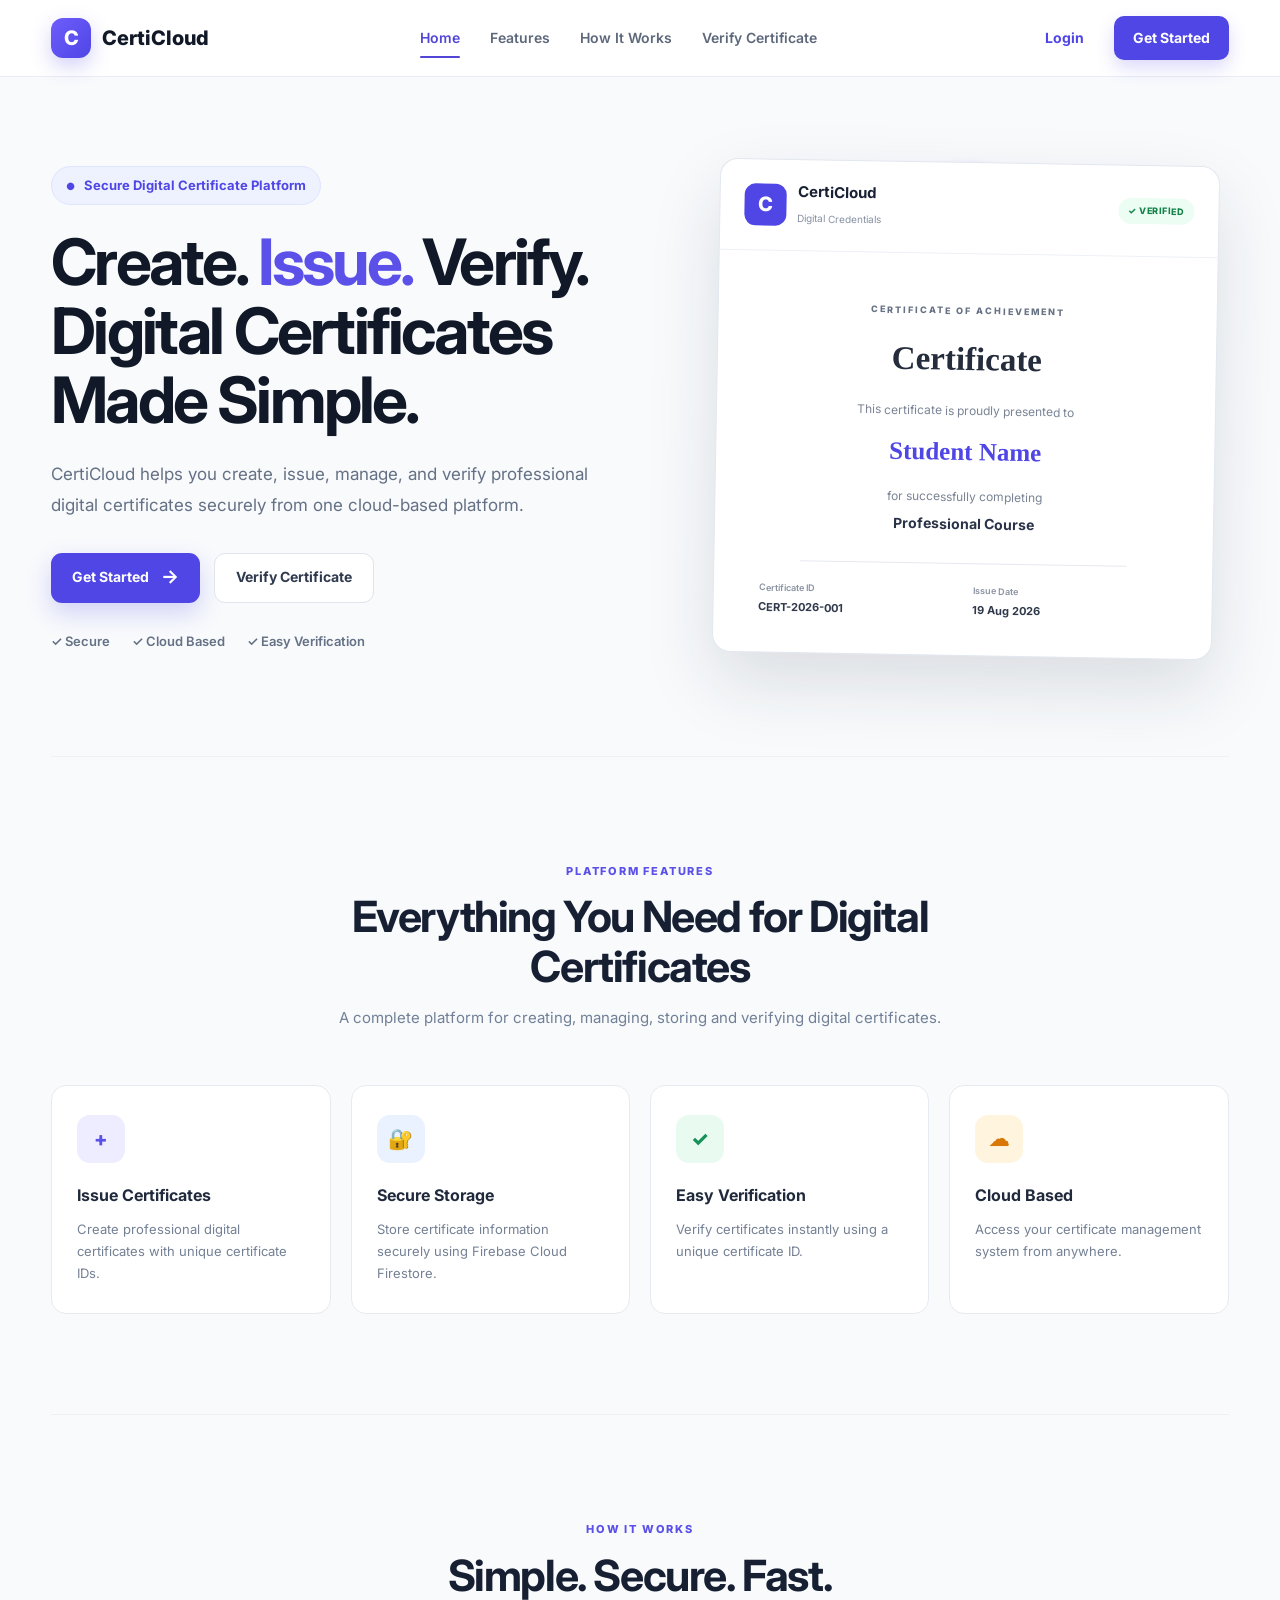
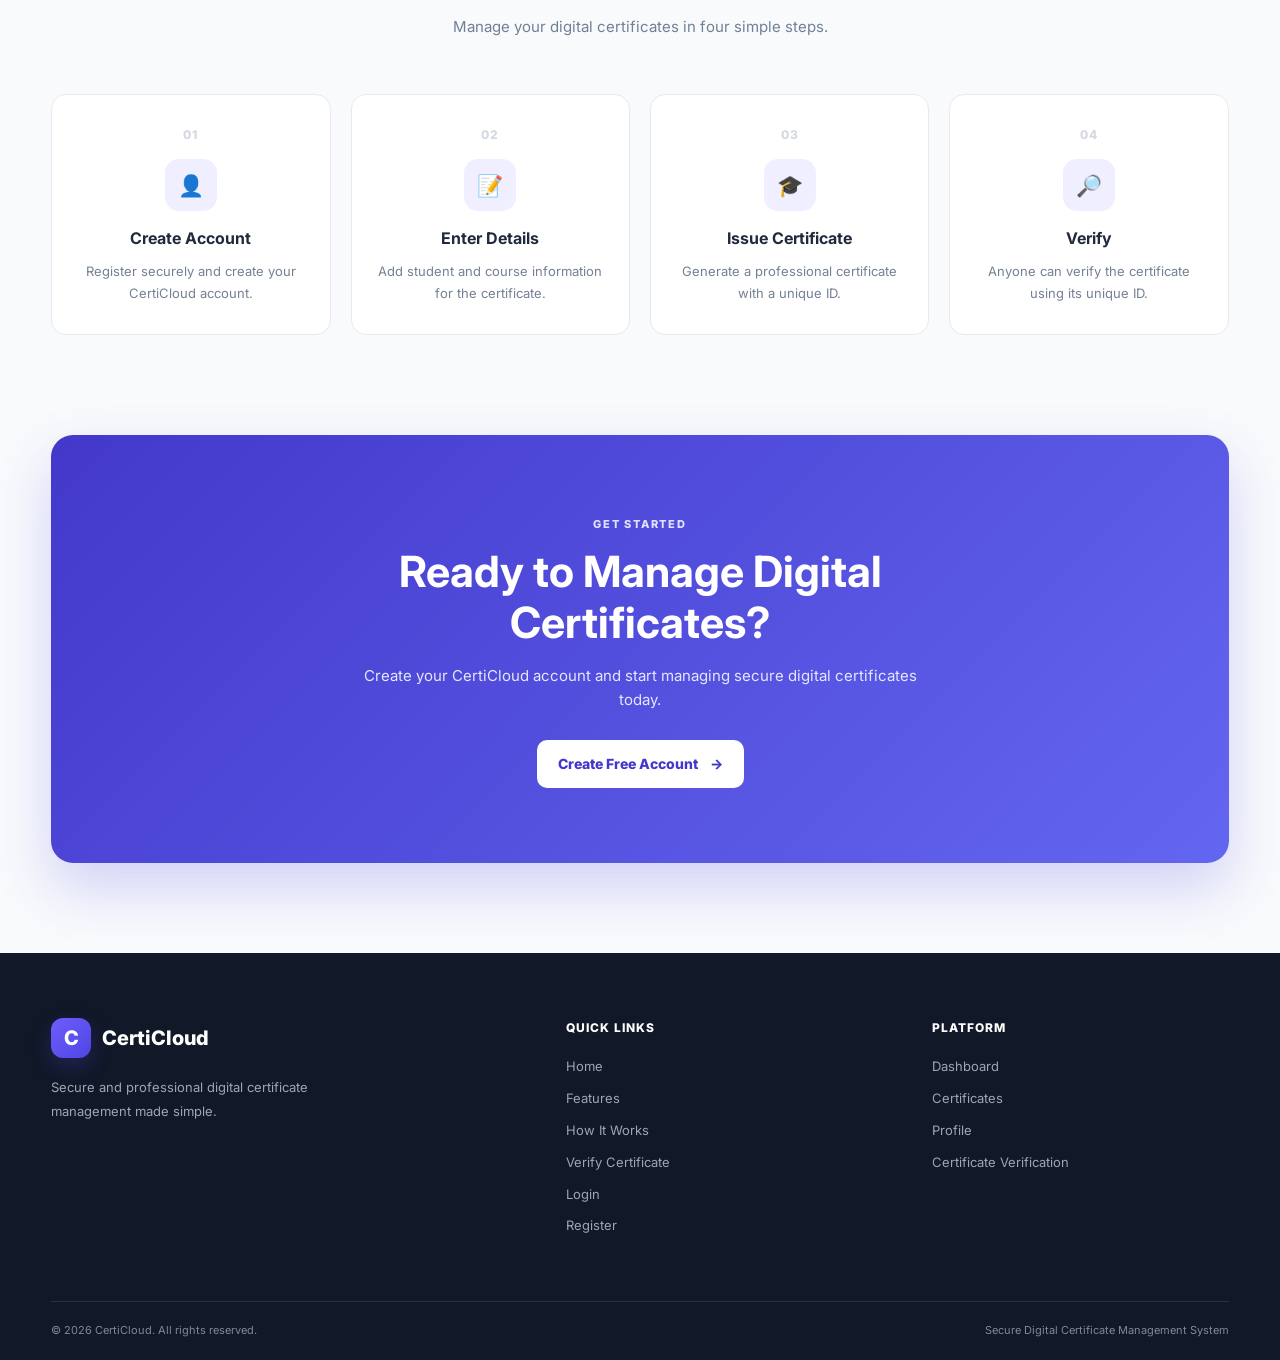
<file: index.html>
<!DOCTYPE html>
<html lang="en">

<head>
    <meta charset="UTF-8">
    <meta name="viewport" content="width=device-width, initial-scale=1.0">

    <meta name="description"
          content="CertiCloud - Secure Digital Certificate Management and Verification System">

    <title>CertiCloud | Digital Certificate Management</title>

    <!-- Google Font -->
    <link rel="preconnect" href="https://fonts.googleapis.com">
    <link rel="preconnect" href="https://fonts.gstatic.com" crossorigin>

    <link
        href="https://fonts.googleapis.com/css2?family=Inter:wght@400;500;600;700;800&display=swap"
        rel="stylesheet">

    <style>

        /* ==================================================
           RESET
        ================================================== */

        * {
            margin: 0;
            padding: 0;
            box-sizing: border-box;
        }

        html {
            scroll-behavior: smooth;
        }

        body {
            font-family: "Inter", sans-serif;
            background: #f8fafc;
            color: #172033;
            line-height: 1.6;
        }

        a {
            text-decoration: none;
            color: inherit;
        }

        button,
        input,
        textarea {
            font-family: inherit;
        }


        /* ==================================================
           HEADER
        ================================================== */

        .main-header {
            position: sticky;
            top: 0;
            z-index: 1000;
            background: rgba(255,255,255,0.94);
            border-bottom: 1px solid #e8edf5;
        }

        .main-nav {
            width: min(1180px, 92%);
            margin: auto;
            min-height: 76px;

            display: flex;
            align-items: center;
            justify-content: space-between;
            gap: 25px;
        }

        .brand {
            display: flex;
            align-items: center;
            gap: 11px;
            font-weight: 800;
            font-size: 20px;
            color: #111827;
            white-space: nowrap;
        }

        .brand-logo {
            width: 40px;
            height: 40px;
            border-radius: 12px;

            display: grid;
            place-items: center;

            background: linear-gradient(
                135deg,
                #6d5dfc,
                #4f46e5
            );

            color: white;
            font-size: 20px;
            font-weight: 800;

            box-shadow:
                0 8px 20px rgba(79,70,229,0.25);
        }

        .nav-links {
            display: flex;
            align-items: center;
            gap: 30px;
        }

        .nav-links a {
            position: relative;
            color: #5d687b;
            font-size: 14px;
            font-weight: 600;
            transition: 0.25s;
        }

        .nav-links a:hover,
        .nav-links a.active {
            color: #5146d8;
        }

        .nav-links a.active::after {
            content: "";
            position: absolute;
            left: 0;
            right: 0;
            bottom: -9px;
            height: 2px;
            border-radius: 10px;
            background: #5146d8;
        }

        .nav-actions {
            display: flex;
            align-items: center;
            gap: 12px;
        }

        .nav-login {
            padding: 10px 18px;
            color: #4f46e5;
            font-weight: 700;
            font-size: 14px;
        }

        .nav-register {
            padding: 11px 19px;
            border-radius: 10px;
            background: #4f46e5;
            color: white;
            font-weight: 700;
            font-size: 14px;

            box-shadow:
                0 8px 18px rgba(79,70,229,0.2);

            transition: 0.25s;
        }

        .nav-register:hover {
            transform: translateY(-2px);
            background: #4338ca;
        }


        /* ==================================================
           HERO
        ================================================== */

        .hero-section {
            width: min(1180px, 92%);
            margin: auto;

            min-height: 650px;

            display: grid;
            grid-template-columns: 1.05fr 0.95fr;
            align-items: center;
            gap: 70px;

            padding: 85px 0 100px;
        }

        .hero-content {
            max-width: 620px;
        }

        .hero-badge {
            display: inline-flex;
            align-items: center;
            gap: 9px;

            padding: 8px 14px;
            border-radius: 30px;

            background: #eef2ff;
            border: 1px solid #dfe4ff;

            color: #4f46e5;

            font-size: 13px;
            font-weight: 700;

            margin-bottom: 22px;
        }

        .hero-badge span {
            font-size: 10px;
        }

        .hero-content h1 {
            font-size: clamp(42px, 5vw, 67px);
            line-height: 1.08;
            letter-spacing: -2.8px;
            color: #111827;
            margin-bottom: 25px;
        }

        .hero-content h1 span {
            color: #5b50e8;
        }

        .hero-content > p {
            max-width: 570px;
            color: #647084;
            font-size: 17px;
            line-height: 1.8;
            margin-bottom: 32px;
        }

        .hero-buttons {
            display: flex;
            align-items: center;
            gap: 14px;
            flex-wrap: wrap;
        }

        .primary-button,
        .secondary-button {
            min-height: 50px;
            padding: 0 21px;
            border-radius: 11px;

            display: inline-flex;
            align-items: center;
            justify-content: center;
            gap: 12px;

            font-weight: 700;
            font-size: 14px;

            transition: 0.25s;
        }

        .primary-button {
            color: white;
            background: #4f46e5;
            box-shadow: 0 10px 25px rgba(79,70,229,0.22);
        }

        .primary-button:hover {
            transform: translateY(-2px);
            background: #4338ca;
        }

        .primary-button span {
            font-size: 19px;
        }

        .secondary-button {
            background: white;
            color: #303a4e;
            border: 1px solid #dfe4ed;
        }

        .secondary-button:hover {
            border-color: #bfc7d8;
            transform: translateY(-2px);
        }

        .hero-trust {
            display: flex;
            flex-wrap: wrap;
            gap: 22px;
            margin-top: 28px;
        }

        .hero-trust span {
            color: #657185;
            font-size: 13px;
            font-weight: 600;
        }


        /* ==================================================
           CERTIFICATE PREVIEW
        ================================================== */

        .hero-visual {
            display: flex;
            justify-content: center;
            position: relative;
        }

        .hero-visual::before {
            content: "";
            position: absolute;

            width: 380px;
            height: 380px;

            background: #e8e7ff;
            border-radius: 50%;

            filter: blur(2px);
            opacity: 0.8;
        }

        .certificate-preview {
            position: relative;
            z-index: 1;

            width: min(500px, 100%);

            background: white;

            border: 1px solid #e3e7ef;
            border-radius: 18px;

            box-shadow:
                0 30px 70px rgba(31,41,55,0.13);

            overflow: hidden;

            transform: rotate(1deg);
            transition: 0.35s;
        }

        .certificate-preview:hover {
            transform: rotate(0deg) translateY(-5px);
        }

        .certificate-top {
            min-height: 82px;

            padding: 20px 24px;

            display: flex;
            align-items: center;
            justify-content: space-between;

            border-bottom: 1px solid #edf0f5;
        }

        .certificate-brand {
            display: flex;
            align-items: center;
            gap: 11px;
        }

        .certificate-logo {
            width: 42px;
            height: 42px;

            border-radius: 11px;

            display: grid;
            place-items: center;

            color: white;
            background: #4f46e5;

            font-size: 20px;
            font-weight: 800;
        }

        .certificate-brand strong {
            display: block;
            color: #182033;
            font-size: 15px;
        }

        .certificate-brand small {
            color: #8791a3;
            font-size: 10px;
        }

        .certificate-status {
            padding: 6px 10px;
            border-radius: 20px;

            background: #ecfdf3;
            color: #16834b;

            font-size: 9px;
            font-weight: 800;
            letter-spacing: 0.5px;
        }

        .certificate-body {
            padding: 42px 45px 35px;
            text-align: center;
        }

        .certificate-small {
            color: #687286;
            font-size: 9px;
            font-weight: 800;
            letter-spacing: 2px;
        }

        .certificate-body h2 {
            margin-top: 12px;
            color: #252d3d;
            font-family: Georgia, serif;
            font-size: 33px;
        }

        .certificate-body p {
            color: #7a8495;
            font-size: 12px;
            margin-top: 15px;
        }

        .certificate-body h3 {
            margin-top: 12px;
            color: #4f46e5;
            font-family: Georgia, serif;
            font-size: 25px;
        }

        .course-name {
            display: block;
            margin-top: 7px;
            color: #293247;
            font-size: 14px;
        }

        .certificate-line {
            width: 80%;
            height: 1px;
            margin: 27px auto 20px;
            background: #e5e8ee;
        }

        .certificate-details {
            display: grid;
            grid-template-columns: 1fr 1fr;
            gap: 20px;
            text-align: left;
        }

        .certificate-details div {
            display: flex;
            flex-direction: column;
            gap: 4px;
        }

        .certificate-details small {
            color: #8a93a3;
            font-size: 9px;
            font-weight: 600;
        }

        .certificate-details strong {
            color: #30394b;
            font-size: 11px;
        }


        /* ==================================================
           SECTIONS
        ================================================== */

        .features-section,
        .how-section {
            width: min(1180px, 92%);
            margin: auto;
            padding: 100px 0;
        }

        .features-section {
            border-top: 1px solid #edf0f5;
        }

        .section-heading {
            max-width: 680px;
            margin: 0 auto 55px;
            text-align: center;
        }

        .section-label {
            color: #5b50e8;
            font-size: 11px;
            font-weight: 800;
            letter-spacing: 1.8px;
        }

        .section-heading h2 {
            margin-top: 10px;
            color: #172033;
            font-size: clamp(30px, 4vw, 43px);
            line-height: 1.15;
            letter-spacing: -1.4px;
        }

        .section-heading p {
            margin-top: 15px;
            color: #718096;
            font-size: 15px;
        }


        /* ==================================================
           FEATURES
        ================================================== */

        .features-grid {
            display: grid;
            grid-template-columns: repeat(4, 1fr);
            gap: 20px;
        }

        .feature-card {
            padding: 29px 25px;

            background: white;
            border: 1px solid #e6eaf1;
            border-radius: 15px;

            transition: 0.25s;
        }

        .feature-card:hover {
            transform: translateY(-5px);

            box-shadow:
                0 18px 40px rgba(30,41,59,0.08);
        }

        .feature-icon {
            width: 48px;
            height: 48px;

            border-radius: 13px;

            display: grid;
            place-items: center;

            margin-bottom: 20px;

            font-size: 20px;
            font-weight: 800;
        }

        .feature-icon.purple {
            color: #5b50e8;
            background: #eeedff;
        }

        .feature-icon.blue {
            color: #2563eb;
            background: #eaf2ff;
        }

        .feature-icon.green {
            color: #15915a;
            background: #e9faf1;
        }

        .feature-icon.orange {
            color: #d97706;
            background: #fff5df;
        }

        .feature-card h3 {
            color: #202a3c;
            font-size: 16px;
            margin-bottom: 9px;
        }

        .feature-card p {
            color: #748094;
            font-size: 13px;
            line-height: 1.7;
        }


        /* ==================================================
           HOW IT WORKS
        ================================================== */

        .how-section {
            border-top: 1px solid #edf0f5;
        }

        .steps-grid {
            display: grid;
            grid-template-columns: repeat(4, 1fr);
            gap: 20px;
        }

        .step-card {
            position: relative;

            padding: 30px 25px;

            background: white;
            border: 1px solid #e6eaf1;
            border-radius: 15px;

            text-align: center;
        }

        .step-number {
            color: #d4d8e2;
            font-size: 12px;
            font-weight: 800;
            letter-spacing: 1px;
        }

        .step-icon {
            width: 52px;
            height: 52px;

            margin: 15px auto;

            border-radius: 14px;

            display: grid;
            place-items: center;

            background: #f0efff;

            font-size: 21px;
        }

        .step-card h3 {
            color: #202a3c;
            font-size: 16px;
            margin-bottom: 8px;
        }

        .step-card p {
            color: #748094;
            font-size: 13px;
            line-height: 1.7;
        }


        /* ==================================================
           CTA
        ================================================== */

        .cta-section {
            width: min(1180px, 92%);
            margin: 0 auto 90px;

            border-radius: 22px;

            background:
                linear-gradient(
                    135deg,
                    #4338ca,
                    #6366f1
                );

            padding: 75px 25px;

            text-align: center;

            box-shadow:
                0 25px 55px rgba(79,70,229,0.22);
        }

        .cta-section .section-label {
            color: #dfe2ff;
        }

        .cta-content h2 {
            max-width: 650px;
            margin: 10px auto;

            color: white;

            font-size: clamp(30px, 4vw, 43px);
            line-height: 1.2;
        }

        .cta-content p {
            max-width: 580px;
            margin: 15px auto 28px;

            color: #e4e7ff;
            font-size: 15px;
        }

        .cta-button {
            display: inline-flex;
            align-items: center;
            gap: 12px;

            padding: 13px 21px;

            border-radius: 10px;

            background: white;
            color: #4338ca;

            font-size: 14px;
            font-weight: 800;

            transition: 0.25s;
        }

        .cta-button:hover {
            transform: translateY(-2px);
        }


        /* ==================================================
           FOOTER
        ================================================== */

        .main-footer {
            background: #111827;
            color: white;
        }

        .footer-container {
            width: min(1180px, 92%);
            margin: auto;

            padding: 65px 0;

            display: grid;
            grid-template-columns: 1.5fr 1fr 1fr;
            gap: 70px;
        }

        .footer-brand .brand {
            color: white;
        }

        .footer-brand p {
            max-width: 340px;
            margin-top: 18px;

            color: #9ca6b7;
            font-size: 13px;
            line-height: 1.8;
        }

        .footer-links {
            display: flex;
            flex-direction: column;
            gap: 11px;
        }

        .footer-title {
            margin-bottom: 8px;

            color: white;

            font-size: 12px;
            font-weight: 800;
            text-transform: uppercase;
            letter-spacing: 1px;
        }

        .footer-links a {
            color: #9ca6b7;
            font-size: 13px;
            transition: 0.2s;
        }

        .footer-links a:hover {
            color: white;
            transform: translateX(2px);
        }

        .footer-bottom {
            width: min(1180px, 92%);
            margin: auto;

            padding: 20px 0;

            border-top: 1px solid #273143;

            display: flex;
            justify-content: space-between;
            gap: 20px;

            color: #7f899a;
            font-size: 11px;
        }


        /* ==================================================
           RESPONSIVE
        ================================================== */

        @media (max-width: 1000px) {

            .nav-links {
                display: none;
            }

            .hero-section {
                grid-template-columns: 1fr;
                text-align: center;
                padding-top: 65px;
            }

            .hero-content {
                margin: auto;
            }

            .hero-buttons,
            .hero-trust {
                justify-content: center;
            }

            .hero-visual {
                max-width: 600px;
                width: 100%;
                margin: auto;
            }

            .features-grid,
            .steps-grid {
                grid-template-columns: repeat(2, 1fr);
            }

        }


        @media (max-width: 650px) {

            .main-nav {
                min-height: 68px;
            }

            .nav-login {
                display: none;
            }

            .nav-register {
                padding: 9px 13px;
                font-size: 12px;
            }

            .brand-name {
                font-size: 17px;
            }

            .brand-logo {
                width: 35px;
                height: 35px;
            }

            .hero-section {
                padding: 55px 0 75px;
                gap: 45px;
            }

            .hero-content h1 {
                font-size: 40px;
                letter-spacing: -1.8px;
            }

            .hero-content > p {
                font-size: 15px;
            }

            .hero-trust {
                gap: 12px;
            }

            .certificate-body {
                padding: 32px 20px;
            }

            .certificate-top {
                padding: 16px;
            }

            .certificate-details {
                gap: 10px;
            }

            .features-grid,
            .steps-grid {
                grid-template-columns: 1fr;
            }

            .features-section,
            .how-section {
                padding: 75px 0;
            }

            .cta-section {
                padding: 55px 20px;
                margin-bottom: 60px;
            }

            .footer-container {
                grid-template-columns: 1fr;
                gap: 35px;
                padding: 50px 0;
            }

            .footer-bottom {
                flex-direction: column;
                text-align: center;
            }

        }

    </style>

</head>


<body>


<!-- ==================================================
     HEADER
================================================== -->

<header class="main-header">

    <nav class="main-nav">

        <a href="index.html" class="brand">

            <span class="brand-logo">C</span>

            <span class="brand-name">
                CertiCloud
            </span>

        </a>


        <div class="nav-links">

            <a href="#home" class="active">
                Home
            </a>

            <a href="#features">
                Features
            </a>

            <a href="#how-it-works">
                How It Works
            </a>

            <a href="verify.html">
                Verify Certificate
            </a>

        </div>


        <div class="nav-actions">

            <a href="login.html" class="nav-login">
                Login
            </a>

            <a href="register.html" class="nav-register">
                Get Started
            </a>

        </div>

    </nav>

</header>



<!-- ==================================================
     MAIN
================================================== -->

<main>


<!-- ==================================================
     HERO
================================================== -->

<section id="home" class="hero-section">

    <div class="hero-content">

        <div class="hero-badge">
            <span>●</span>
            Secure Digital Certificate Platform
        </div>


        <h1>
            Create.
            <span>Issue.</span>
            Verify.
            <br>
            Digital Certificates
            <br>
            Made Simple.
        </h1>


        <p>
            CertiCloud helps you create, issue, manage,
            and verify professional digital certificates
            securely from one cloud-based platform.
        </p>


        <div class="hero-buttons">

            <a href="register.html" class="primary-button">
                Get Started
                <span>→</span>
            </a>

            <a href="verify.html" class="secondary-button">
                Verify Certificate
            </a>

        </div>


        <div class="hero-trust">

            <span>✓ Secure</span>
            <span>✓ Cloud Based</span>
            <span>✓ Easy Verification</span>

        </div>

    </div>



    <!-- CERTIFICATE -->

    <div class="hero-visual">

        <div class="certificate-preview">

            <div class="certificate-top">

                <div class="certificate-brand">

                    <span class="certificate-logo">
                        C
                    </span>

                    <div>

                        <strong>
                            CertiCloud
                        </strong>

                        <small>
                            Digital Credentials
                        </small>

                    </div>

                </div>


                <span class="certificate-status">
                    ✓ VERIFIED
                </span>

            </div>


            <div class="certificate-body">

                <span class="certificate-small">
                    CERTIFICATE OF ACHIEVEMENT
                </span>


                <h2>
                    Certificate
                </h2>


                <p>
                    This certificate is proudly presented to
                </p>


                <h3>
                    Student Name
                </h3>


                <p>
                    for successfully completing
                </p>


                <strong class="course-name">
                    Professional Course
                </strong>


                <div class="certificate-line"></div>


                <div class="certificate-details">

                    <div>

                        <small>
                            Certificate ID
                        </small>

                        <strong>
                            CERT-2026-001
                        </strong>

                    </div>


                    <div>

                        <small>
                            Issue Date
                        </small>

                        <strong>
                            19 Aug 2026
                        </strong>

                    </div>

                </div>

            </div>

        </div>

    </div>

</section>



<!-- ==================================================
     FEATURES
================================================== -->

<section id="features" class="features-section">

    <div class="section-heading">

        <span class="section-label">
            PLATFORM FEATURES
        </span>

        <h2>
            Everything You Need
            for Digital Certificates
        </h2>

        <p>
            A complete platform for creating,
            managing, storing and verifying
            digital certificates.
        </p>

    </div>


    <div class="features-grid">


        <div class="feature-card">

            <div class="feature-icon purple">
                +
            </div>

            <h3>
                Issue Certificates
            </h3>

            <p>
                Create professional digital certificates
                with unique certificate IDs.
            </p>

        </div>


        <div class="feature-card">

            <div class="feature-icon blue">
                🔐
            </div>

            <h3>
                Secure Storage
            </h3>

            <p>
                Store certificate information securely
                using Firebase Cloud Firestore.
            </p>

        </div>


        <div class="feature-card">

            <div class="feature-icon green">
                ✓
            </div>

            <h3>
                Easy Verification
            </h3>

            <p>
                Verify certificates instantly using
                a unique certificate ID.
            </p>

        </div>


        <div class="feature-card">

            <div class="feature-icon orange">
                ☁
            </div>

            <h3>
                Cloud Based
            </h3>

            <p>
                Access your certificate management
                system from anywhere.
            </p>

        </div>

    </div>

</section>



<!-- ==================================================
     HOW IT WORKS
================================================== -->

<section id="how-it-works" class="how-section">

    <div class="section-heading">

        <span class="section-label">
            HOW IT WORKS
        </span>

        <h2>
            Simple. Secure. Fast.
        </h2>

        <p>
            Manage your digital certificates
            in four simple steps.
        </p>

    </div>


    <div class="steps-grid">


        <div class="step-card">

            <div class="step-number">
                01
            </div>

            <div class="step-icon">
                👤
            </div>

            <h3>
                Create Account
            </h3>

            <p>
                Register securely and create
                your CertiCloud account.
            </p>

        </div>


        <div class="step-card">

            <div class="step-number">
                02
            </div>

            <div class="step-icon">
                📝
            </div>

            <h3>
                Enter Details
            </h3>

            <p>
                Add student and course information
                for the certificate.
            </p>

        </div>


        <div class="step-card">

            <div class="step-number">
                03
            </div>

            <div class="step-icon">
                🎓
            </div>

            <h3>
                Issue Certificate
            </h3>

            <p>
                Generate a professional certificate
                with a unique ID.
            </p>

        </div>


        <div class="step-card">

            <div class="step-number">
                04
            </div>

            <div class="step-icon">
                🔎
            </div>

            <h3>
                Verify
            </h3>

            <p>
                Anyone can verify the certificate
                using its unique ID.
            </p>

        </div>

    </div>

</section>



<!-- ==================================================
     CTA
================================================== -->

<section class="cta-section">

    <div class="cta-content">

        <span class="section-label">
            GET STARTED
        </span>

        <h2>
            Ready to Manage
            Digital Certificates?
        </h2>

        <p>
            Create your CertiCloud account and start
            managing secure digital certificates today.
        </p>

        <a href="register.html" class="cta-button">
            Create Free Account
            <span>→</span>
        </a>

    </div>

</section>

</main>



<!-- ==================================================
     FOOTER
================================================== -->

<footer class="main-footer">

    <div class="footer-container">


        <div class="footer-brand">

            <a href="index.html" class="brand">

                <span class="brand-logo">
                    C
                </span>

                <span class="brand-name">
                    CertiCloud
                </span>

            </a>


            <p>
                Secure and professional digital
                certificate management made simple.
            </p>

        </div>


        <div class="footer-links">

            <span class="footer-title">
                Quick Links
            </span>

            <a href="index.html">
                Home
            </a>

            <a href="#features">
                Features
            </a>

            <a href="#how-it-works">
                How It Works
            </a>

            <a href="verify.html">
                Verify Certificate
            </a>

            <a href="login.html">
                Login
            </a>

            <a href="register.html">
                Register
            </a>

        </div>


        <div class="footer-links">

            <span class="footer-title">
                Platform
            </span>

            <a href="dashboard.html">
                Dashboard
            </a>

            <a href="certificates.html">
                Certificates
            </a>

            <a href="profile.html">
                Profile
            </a>

            <a href="verify.html">
                Certificate Verification
            </a>

        </div>

    </div>


    <div class="footer-bottom">

        <span>
            © 2026 CertiCloud. All rights reserved.
        </span>

        <span>
            Secure Digital Certificate Management System
        </span>

    </div>

</footer>


</body>
</html>
</file>
